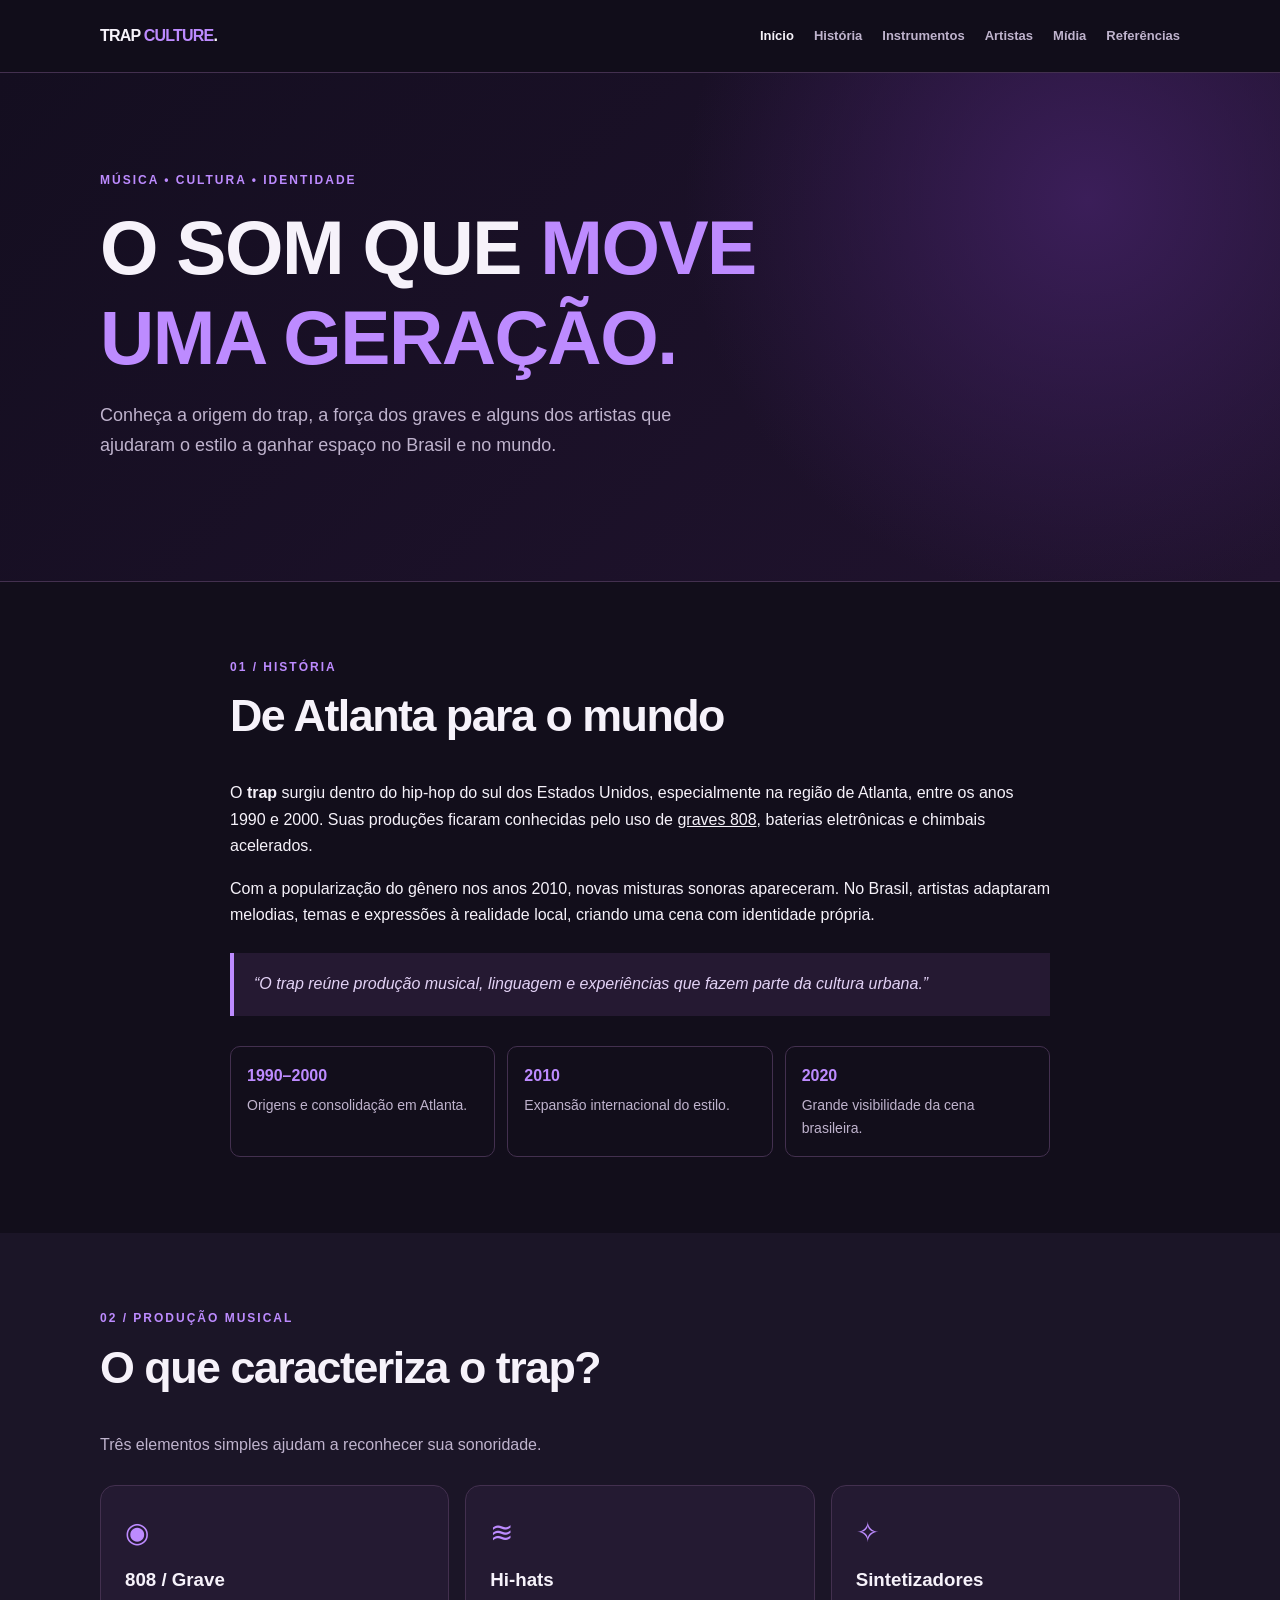
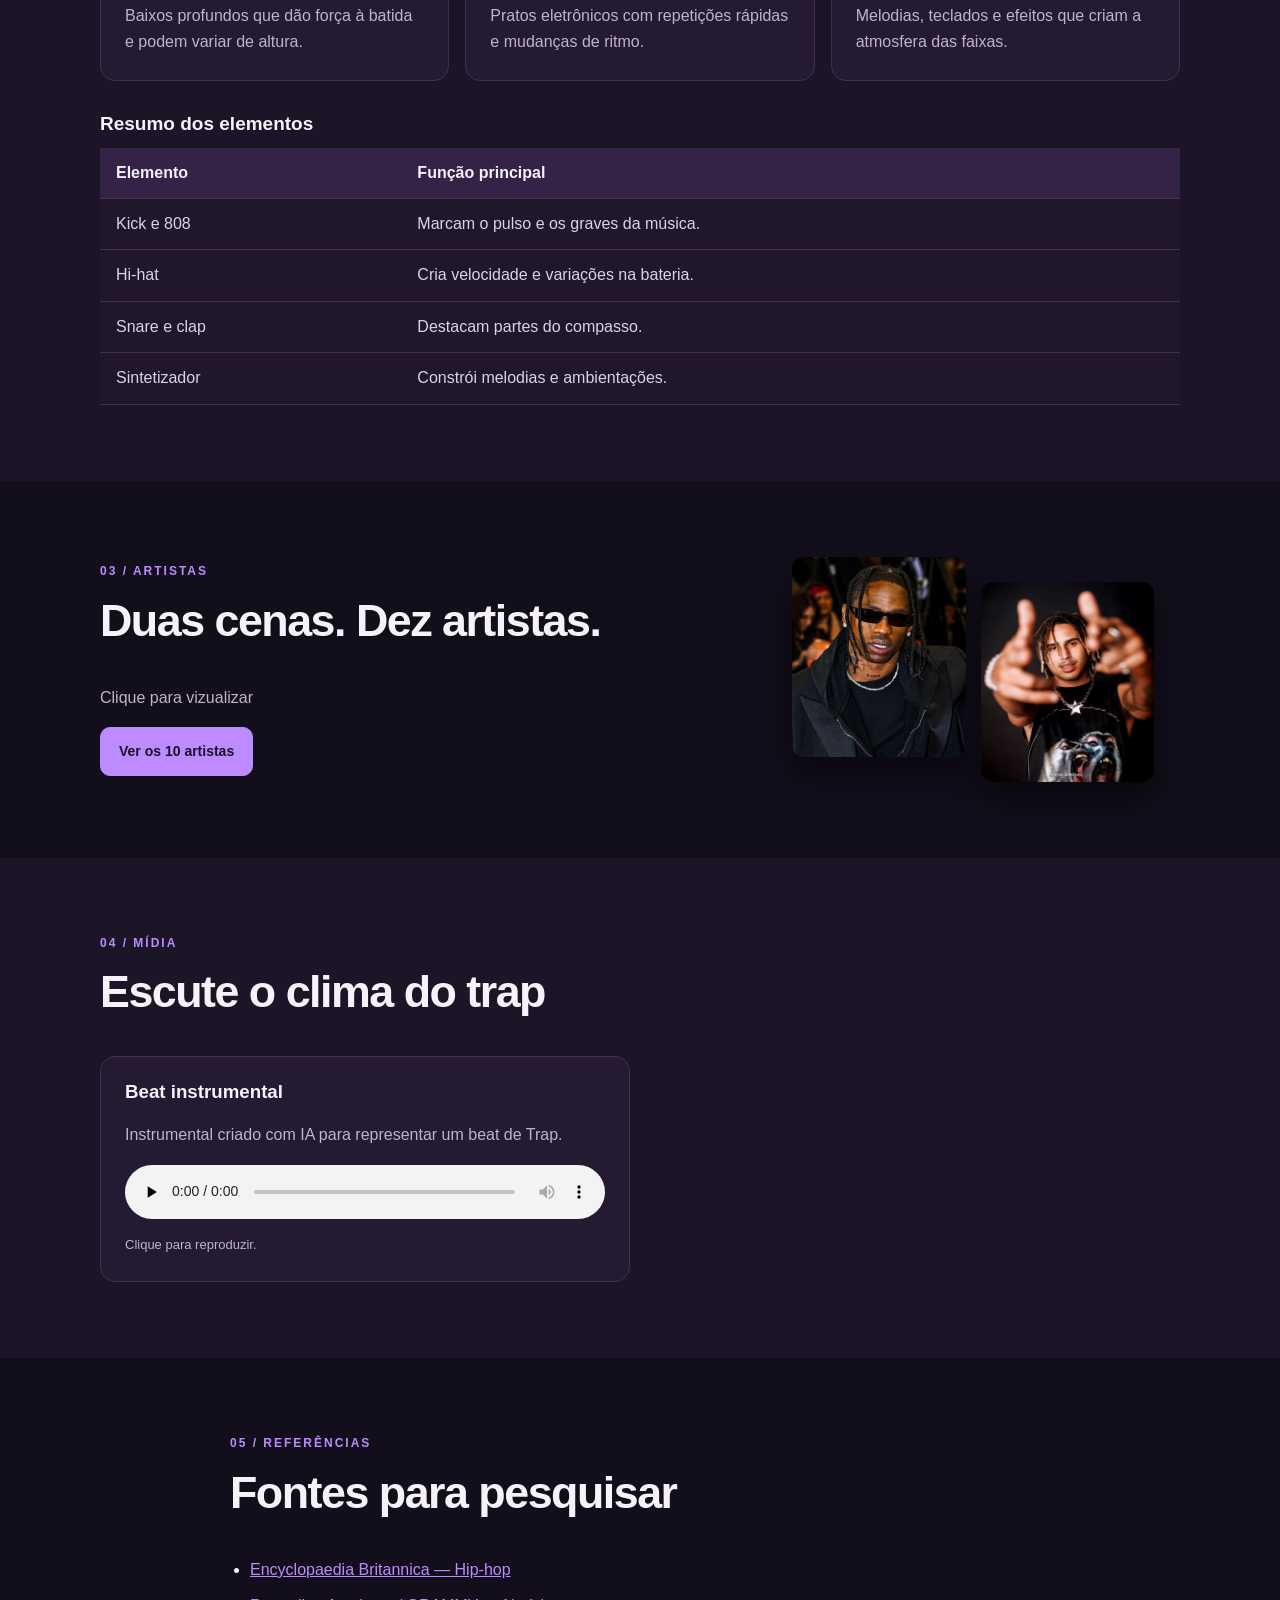
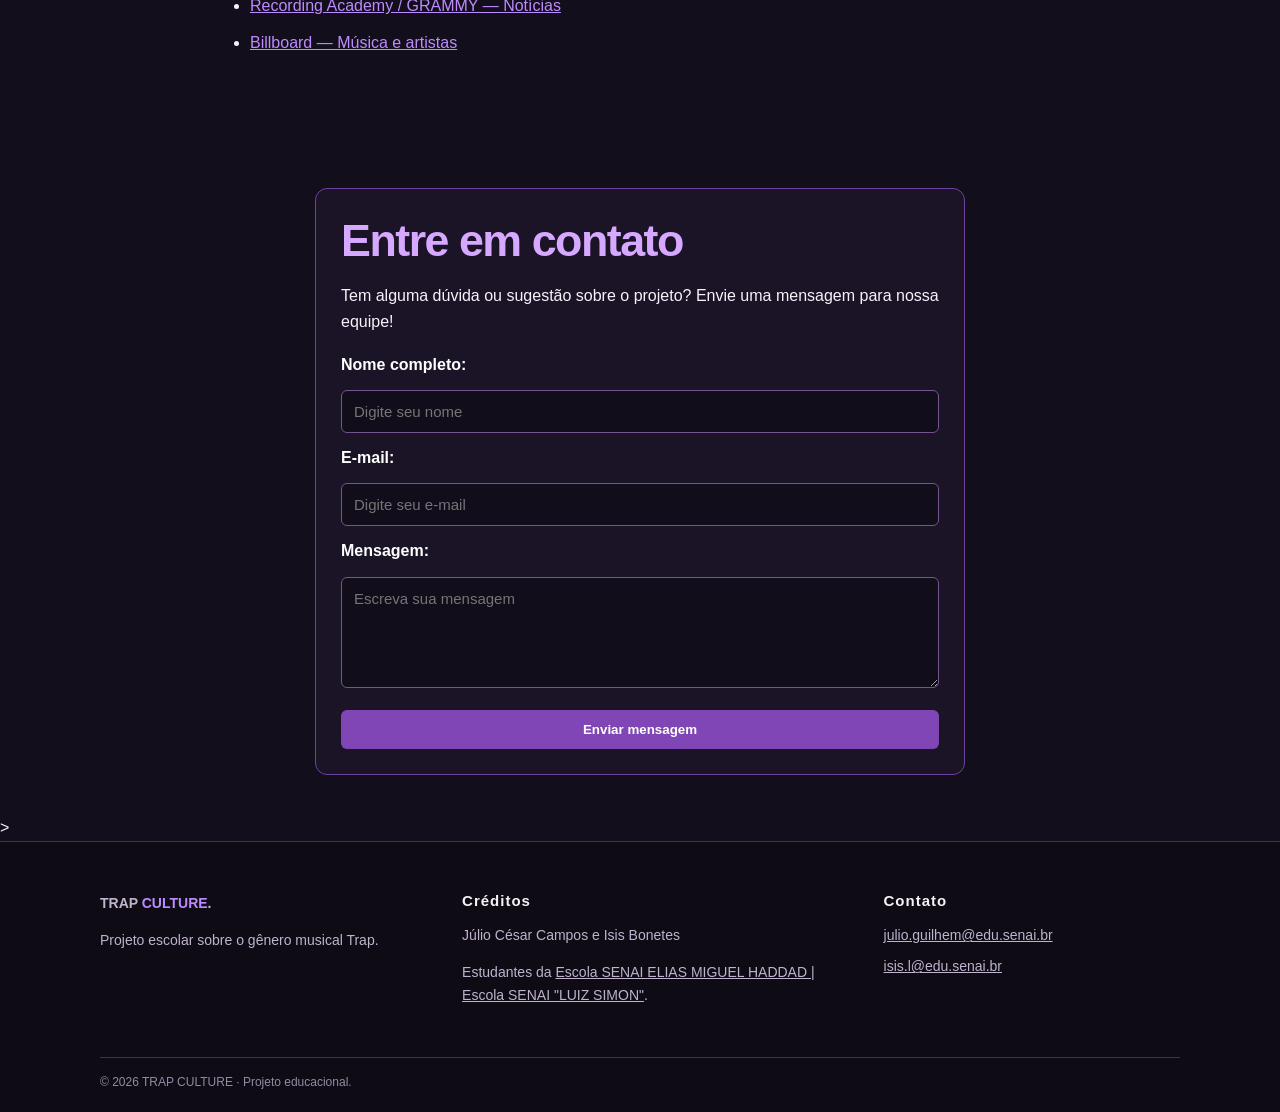
<file: index.html>
<!DOCTYPE html>
<html lang="pt-BR">
<head>
    <meta charset="UTF-8">
    <meta name="viewport" content="width=device-width, initial-scale=1.0">
    <meta name="description" content="História do trap, instrumentos e uma seleção de artistas nacionais e internacionais.">
    <meta name="theme-color" content="#120e1b">
    <title>Início | TRAP CULTURE</title>


    <link rel="stylesheet" href="css/style.css">
</head>
<body>
    
    <a class="skip-link" href="#conteudo">Pular para o conteúdo principal</a>
    
    <header class="site-header">
        <div class="container header-inner">
            <a class="logo" href="index.html" aria-label="TRAP CULTURE, página inicial">TRAP <span>CULTURE</span><span class="logo-dot">.</span></a>
            <nav class="desktop-nav" aria-label="Navegação principal">
                <a href="index.html" aria-current="page">Início</a>
                <a href="index.html#historia">História</a>
                <a href="index.html#instrumentos">Instrumentos</a>
                <a href="artistas.html">Artistas</a>
                <a href="index.html#midia">Mídia</a>
                <a href="index.html#referencias">Referências</a>
            </nav>

            <details class="mobile-menu">
                <summary aria-label="Abrir menu de navegação">☰ Menu</summary>
                <nav aria-label="Navegação para celular">
                <a href="index.html" aria-current="page">Início</a>
                <a href="index.html#historia">História</a>
                <a href="index.html#instrumentos">Instrumentos</a>
                <a href="artistas.html">Artistas</a>
                <a href="index.html#midia">Mídia</a>
                <a href="index.html#referencias">Referências</a>
                </nav>
            </details>
        </div>
    </header>

    <main id="conteudo">
      
        <section class="hero" id="inicio">
            <div class="container hero-inner">
                <p class="eyebrow">MÚSICA • CULTURA • IDENTIDADE</p>
                <h1>O SOM QUE <span>MOVE UMA GERAÇÃO.</span></h1>
                <p class="hero-text">Conheça a origem do trap, a força dos graves e alguns dos artistas que ajudaram o estilo a ganhar espaço no Brasil e no mundo.</p>
            </div>
        </section>


        <section class="section" id="historia">
            <div class="container narrow">
                <p class="section-label">01 / HISTÓRIA</p>
                <h2>De Atlanta para o mundo</h2>
                <p>O <strong>trap</strong> surgiu dentro do hip-hop do sul dos Estados Unidos, especialmente na região de Atlanta, entre os anos 1990 e 2000. Suas produções ficaram conhecidas pelo uso de <u>graves 808</u>, baterias eletrônicas e chimbais acelerados.</p>
                <p>Com a popularização do gênero nos anos 2010, novas misturas sonoras apareceram. No Brasil, artistas adaptaram melodias, temas e expressões à realidade local, criando uma cena com identidade própria.</p>
                <blockquote>“O trap reúne produção musical, linguagem e experiências que fazem parte da cultura urbana.”</blockquote>
                <div class="timeline" aria-label="Resumo da evolução do trap">
                    <div><strong>1990–2000</strong><span>Origens e consolidação em Atlanta.</span></div>
                    <div><strong>2010</strong><span>Expansão internacional do estilo.</span></div>
                    <div><strong>2020</strong><span>Grande visibilidade da cena brasileira.</span></div>
                </div>
            </div>
        </section>

       
        <section class="section section-alt" id="instrumentos">
            <div class="container">
                <p class="section-label">02 / PRODUÇÃO MUSICAL</p>
                <h2>O que caracteriza o trap?</h2>
                <p class="section-intro">Três elementos simples ajudam a reconhecer sua sonoridade.</p>
                <div class="feature-grid">
                    <article class="feature-card">
                        <span class="feature-icon" aria-hidden="true">◉</span>
                        <h3>808 / Grave</h3>
                        <p>Baixos profundos que dão força à batida e podem variar de altura.</p>
                    </article>
                    <article class="feature-card">
                        <span class="feature-icon" aria-hidden="true">≋</span>
                        <h3>Hi-hats</h3>
                        <p>Pratos eletrônicos com repetições rápidas e mudanças de ritmo.</p>
                    </article>
                    <article class="feature-card">
                        <span class="feature-icon" aria-hidden="true">✧</span>
                        <h3>Sintetizadores</h3>
                        <p>Melodias, teclados e efeitos que criam a atmosfera das faixas.</p>
                    </article>
                </div>
                <h3 class="minor-heading">Resumo dos elementos</h3>
                <div class="table-scroll">
                    <table>
                        <thead>
                            <tr><th scope="col">Elemento</th><th scope="col">Função principal</th></tr>
                        </thead>
                        <tbody>
                            <tr><td>Kick e 808</td><td>Marcam o pulso e os graves da música.</td></tr>
                            <tr><td>Hi-hat</td><td>Cria velocidade e variações na bateria.</td></tr>
                            <tr><td>Snare e clap</td><td>Destacam partes do compasso.</td></tr>
                            <tr><td>Sintetizador</td><td>Constrói melodias e ambientações.</td></tr>
                        </tbody>
                    </table>
                </div>
            </div>
        </section>

        
        <section class="section" id="artistas">
            <div class="container split-callout">
                <div>
                    <p class="section-label">03 / ARTISTAS</p>
                    <h2>Duas cenas. Dez artistas.</h2>
                    <p>Clique para vizualizar</p>
                    <a class="button primary" href="artistas.html">Ver os 10 artistas</a>
                </div>
                <div class="artist-preview" aria-label="Exemplos de artistas apresentados no site">
                    <img src="artistas/travis-scott/travis-scottcapa.webp" alt="Arte tipográfica ilustrativa de Travis Scott" width="160" height="200" loading="lazy">
                    <img src="artistas/matue/matuecapa.webp" alt="Arte tipográfica ilustrativa de Matuê" width="160" height="200" loading="lazy">
                </div>
            </div>
        </section>


        <section class="section section-alt" id="midia">
            <div class="container">
                <p class="section-label">04 / MÍDIA</p>
                <h2>Escute o clima do trap</h2>
                <div class="media-grid">
                    <article class="media-card">
                        <h3>Beat instrumental</h3>
                        <p>Instrumental criado com IA para representar um beat de Trap.</p>
                        <audio controls loop preload="none" aria-label="Beat instrumental de trap">
                            <source src="audio/beat-trap-baixo.mp3" type="audio/mpeg">
                        </audio>
                        <small>Clique para reproduzir.</small>
                    </article>
                </div>
            </div>
        </section>


        <section class="section" id="referencias">
            <div class="container narrow">
                <p class="section-label">05 / REFERÊNCIAS</p>
                <h2>Fontes para pesquisar</h2>
                <ul class="source-list">
                    <li><a href="https://www.britannica.com/art/hip-hop" target="_blank" rel="noopener noreferrer">Encyclopaedia Britannica — Hip-hop</a></li>
                    <li><a href="https://www.grammy.com/news" target="_blank" rel="noopener noreferrer">Recording Academy / GRAMMY — Notícias</a></li>
                    <li><a href="https://www.billboard.com/" target="_blank" rel="noopener noreferrer">Billboard — Música e artistas</a></li>
                </ul>

            </div>
        </section>


<!-- Seção do formulário de contato -->
<section id="contato" class="contato">

    <h2>Entre em contato</h2>

    <p>
        Tem alguma dúvida ou sugestão sobre o projeto?
        Envie uma mensagem para nossa equipe!
    </p>

    <!-- Formulário de contato -->
    <form
        action="mailto:julio.guilhem@edu.senai.br"
        method="post"
        enctype="text/plain"
    >

        <!-- Campo para o nome -->
        <label for="nome">Nome completo:</label>

        <input
            type="text"
            id="nome"
            name="Nome"
            placeholder="Digite seu nome"
            autocomplete="name"
            required
        >

        <!-- Campo para o e-mail -->
        <label for="email">E-mail:</label>

        <input
            type="email"
            id="email"
            name="Email"
            placeholder="Digite seu e-mail"
            autocomplete="email"
            required
        >

        <!-- Campo para a mensagem -->
        <label for="mensagem">Mensagem:</label>

        <textarea
            id="mensagem"
            name="Mensagem"
            rows="5"
            placeholder="Escreva sua mensagem"
            required
        ></textarea>

        <!-- Botão para enviar -->
        <button type="submit">
            Enviar mensagem
        </button>

    </form>

</section>


    </main>

>
    <footer class="site-footer" id="contato">
        <div class="container footer-grid">
            <div>
                <p class="footer-logo">TRAP <span>CULTURE</span>.</p>
                <p>Projeto escolar sobre o gênero musical Trap.</p>
            </div>
            <div>
                <h2>Créditos</h2>
                <p>Júlio César Campos e Isis Bonetes</p>
                <p>Estudantes da <a href="https://jacarei.sp.senai.br/" target="_blank" rel="noopener noreferrer">Escola SENAI ELIAS MIGUEL HADDAD | Escola SENAI &quot;LUIZ SIMON&quot;</a>.</p>
            </div>
            <div>
                <h2>Contato</h2>
                <a href="mailto:julio.guilhem@edu.senai.br">julio.guilhem@edu.senai.br</a>
                <a href="mailto:isis.l@edu.senai.br">isis.l@edu.senai.br</a>
            </div>
        </div>
        <div class="container footer-bottom">© 2026 TRAP CULTURE · Projeto educacional.</div>
    </footer>
</body>
</html>
</file>
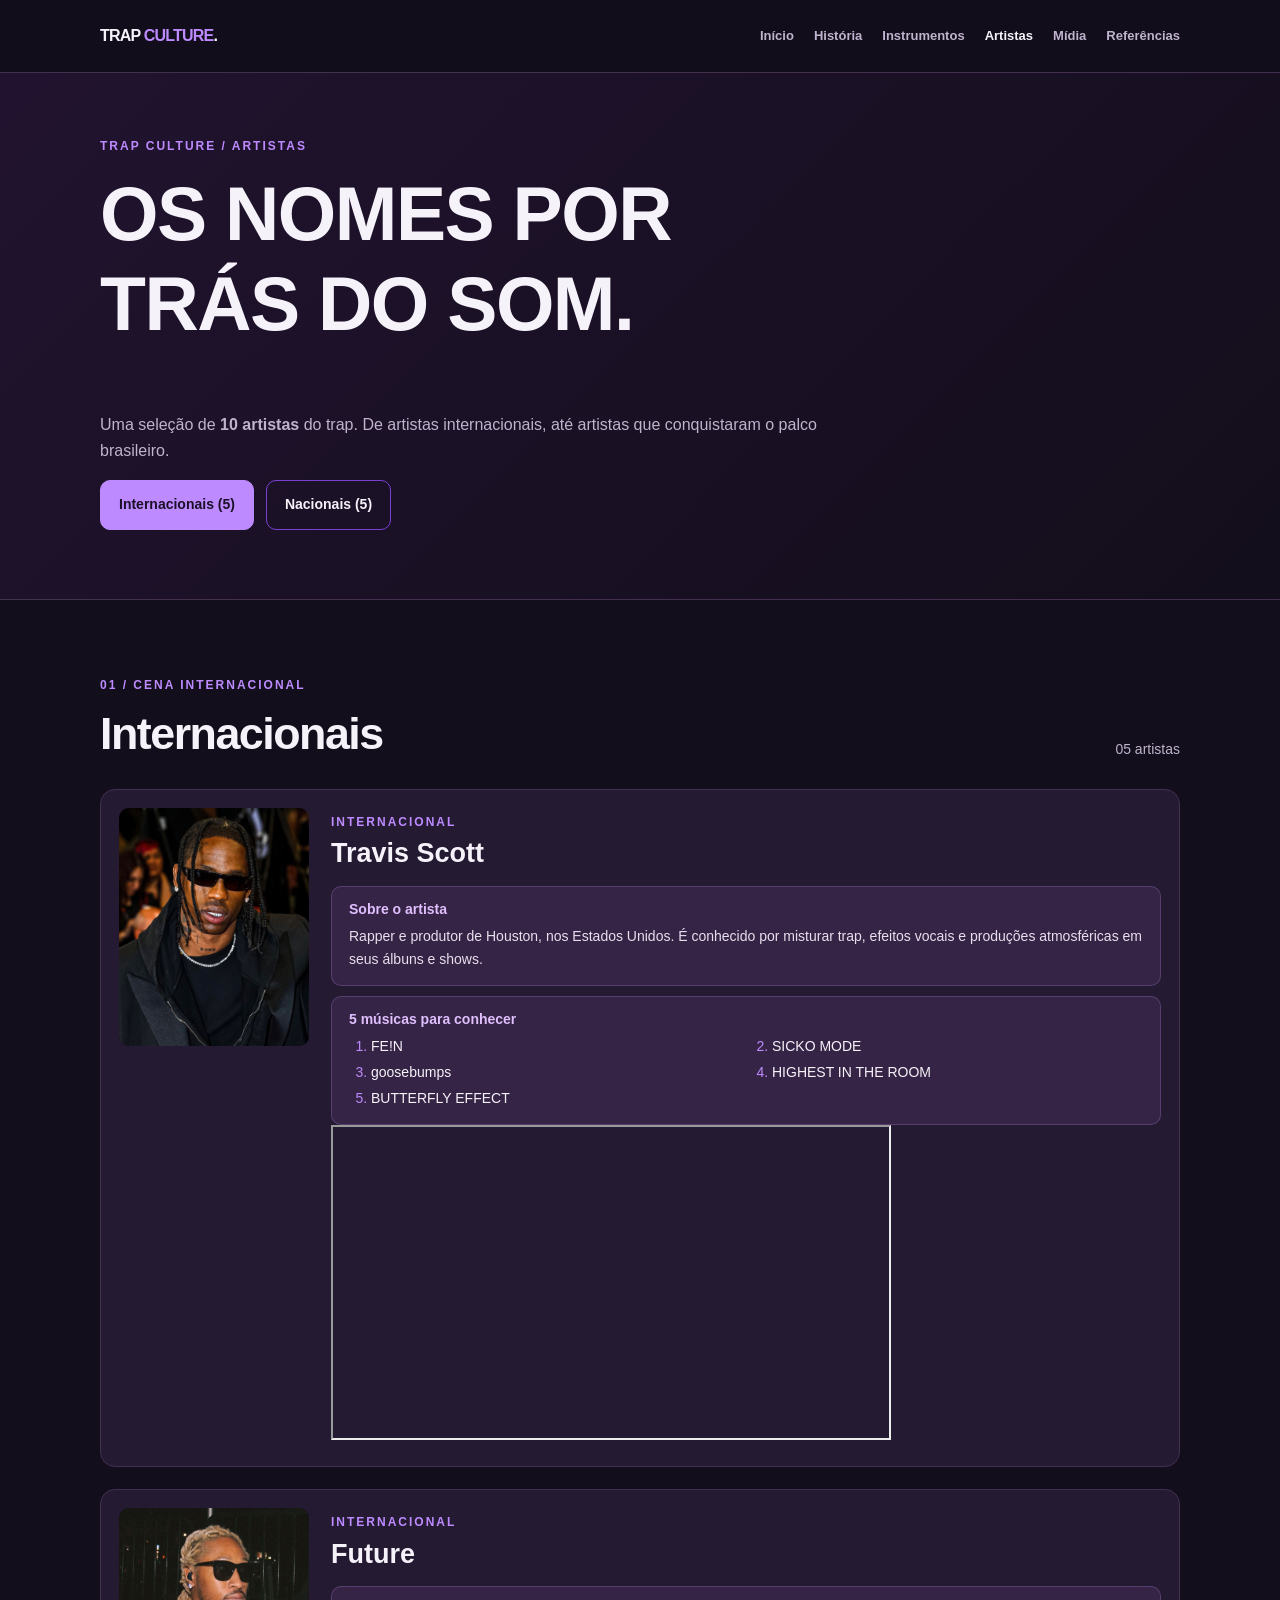
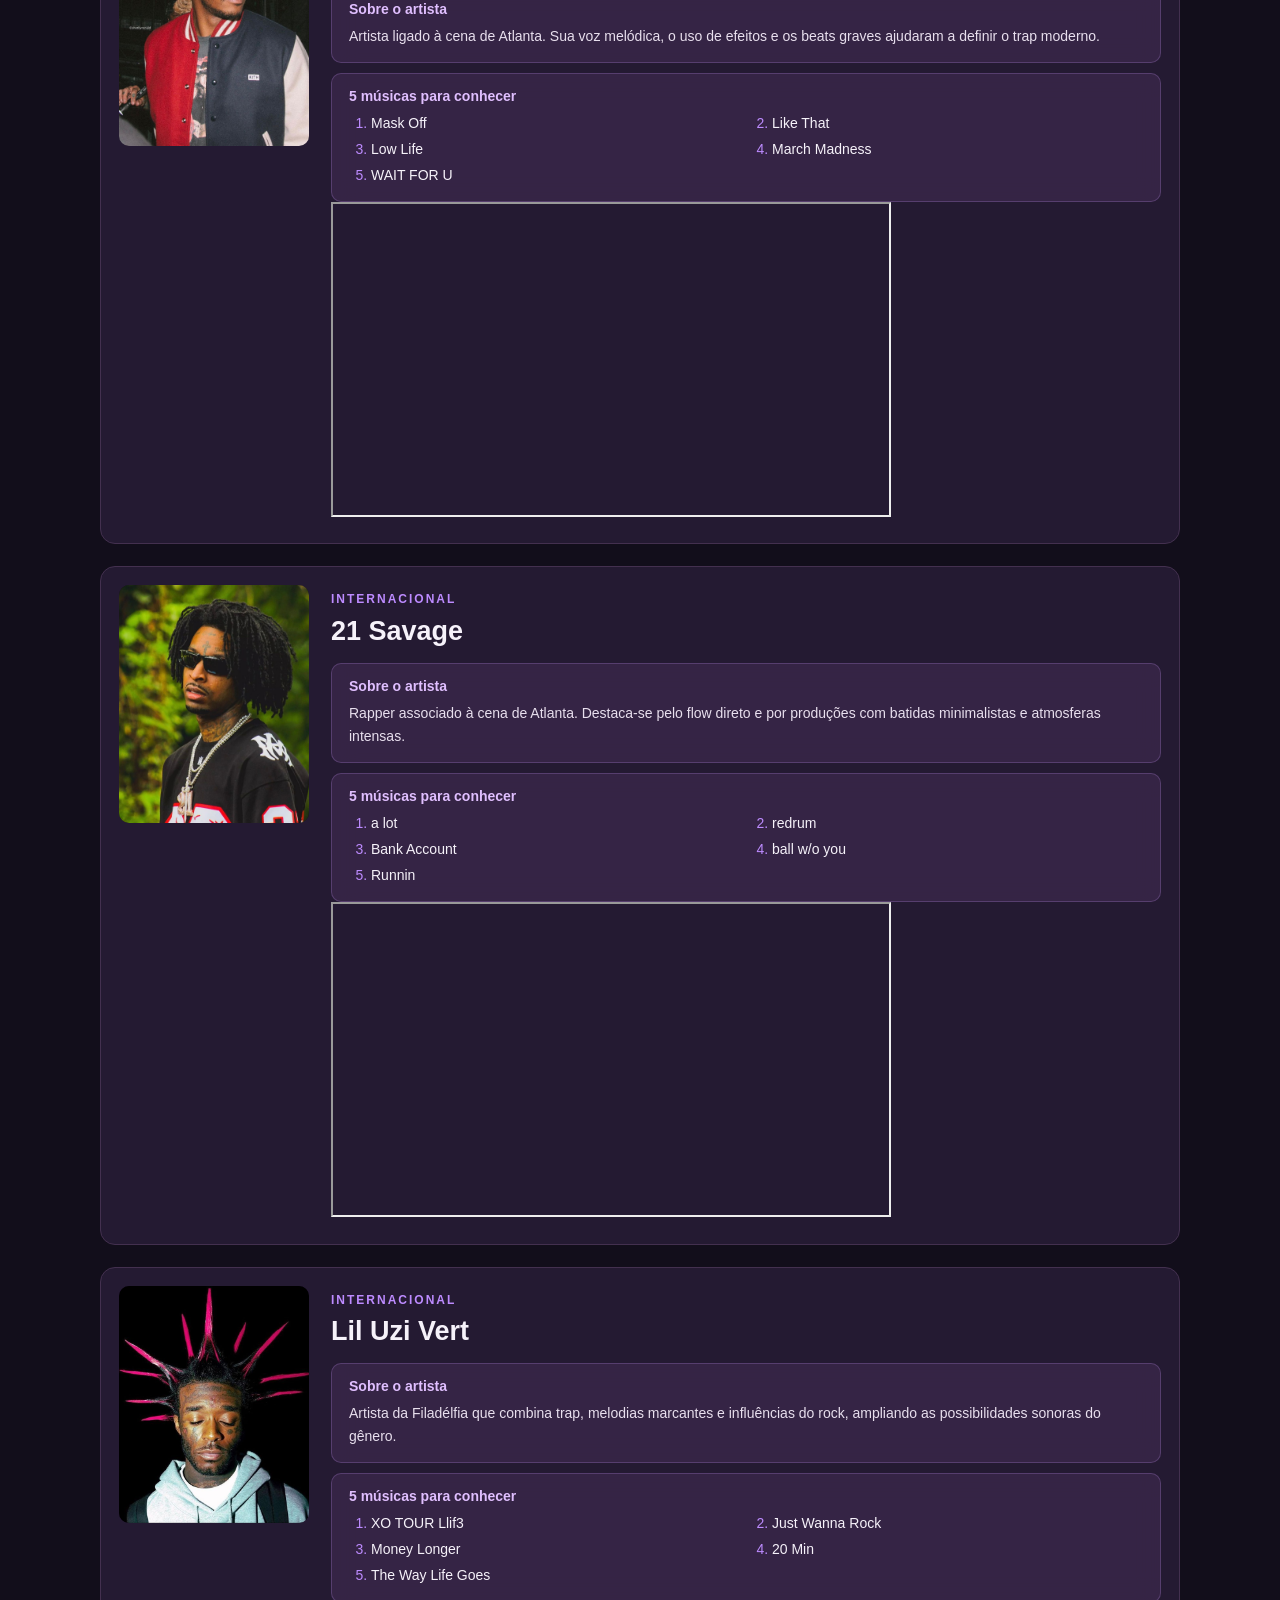
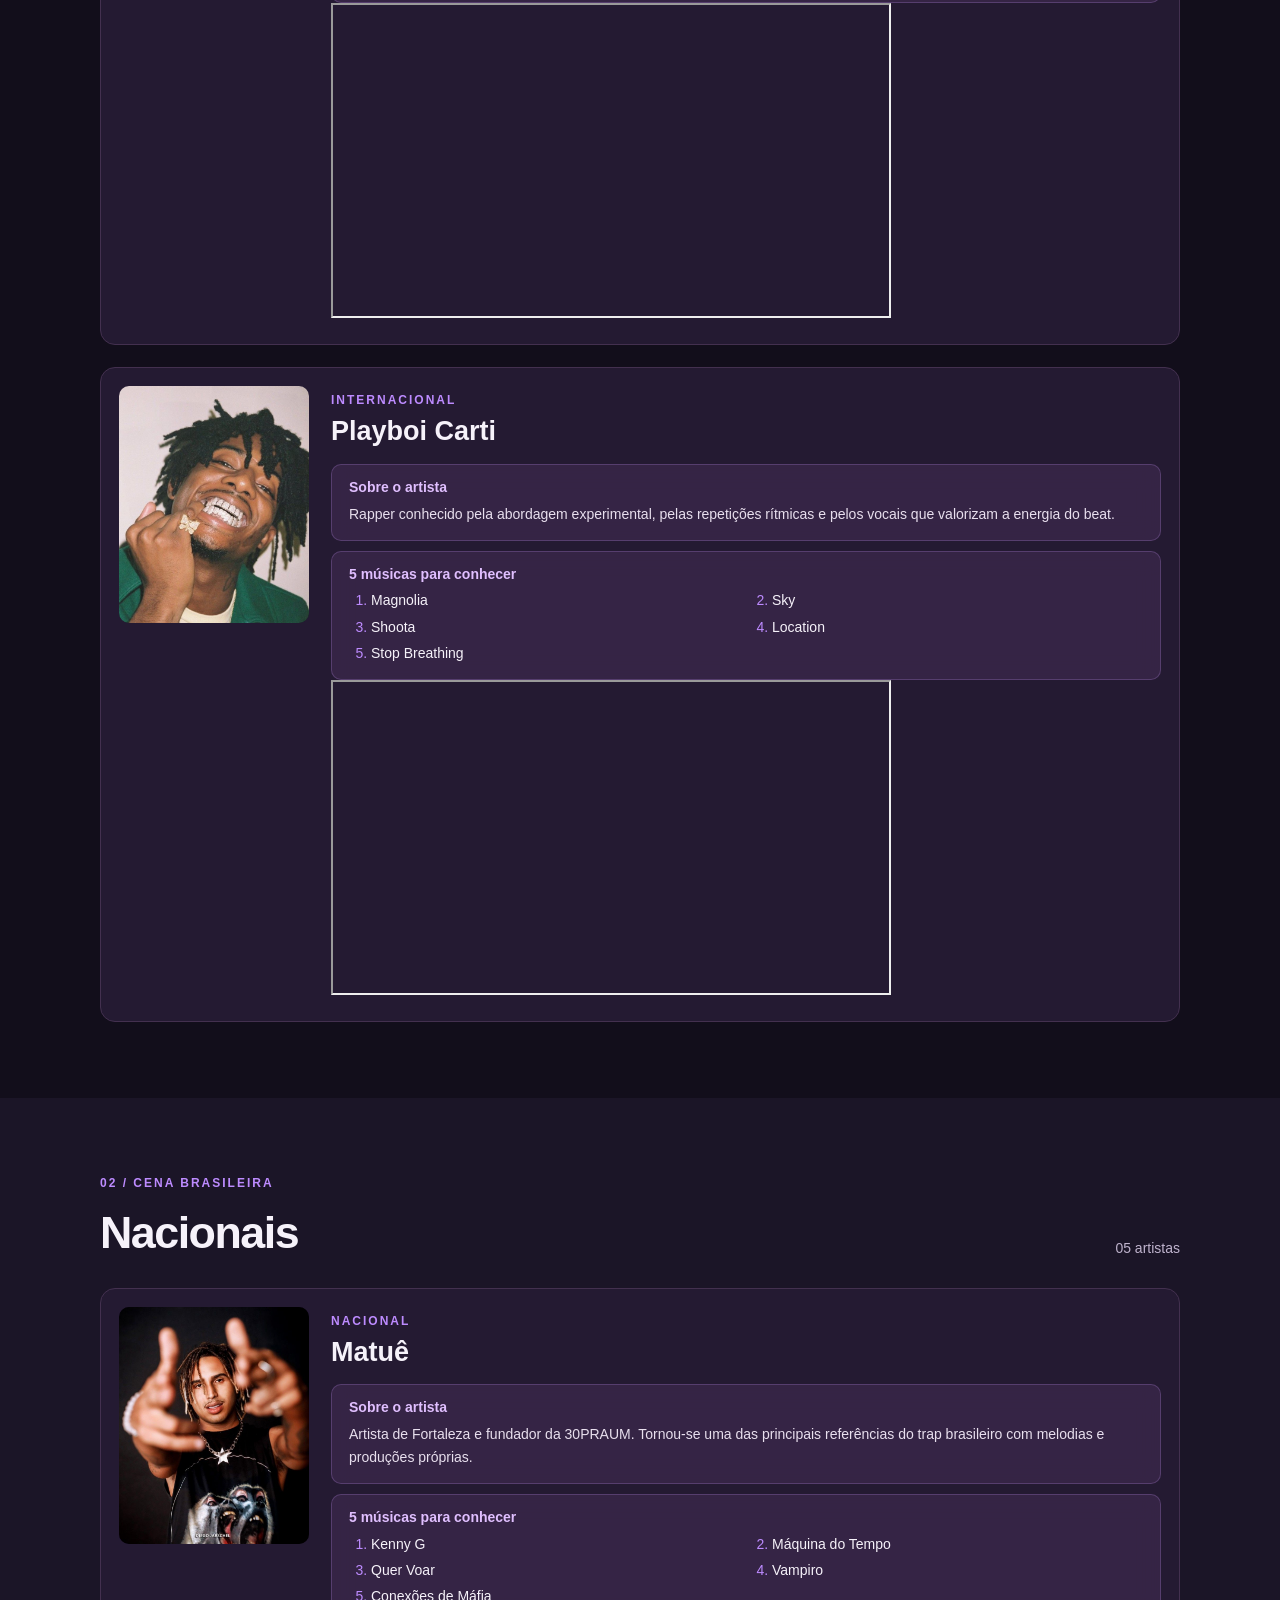
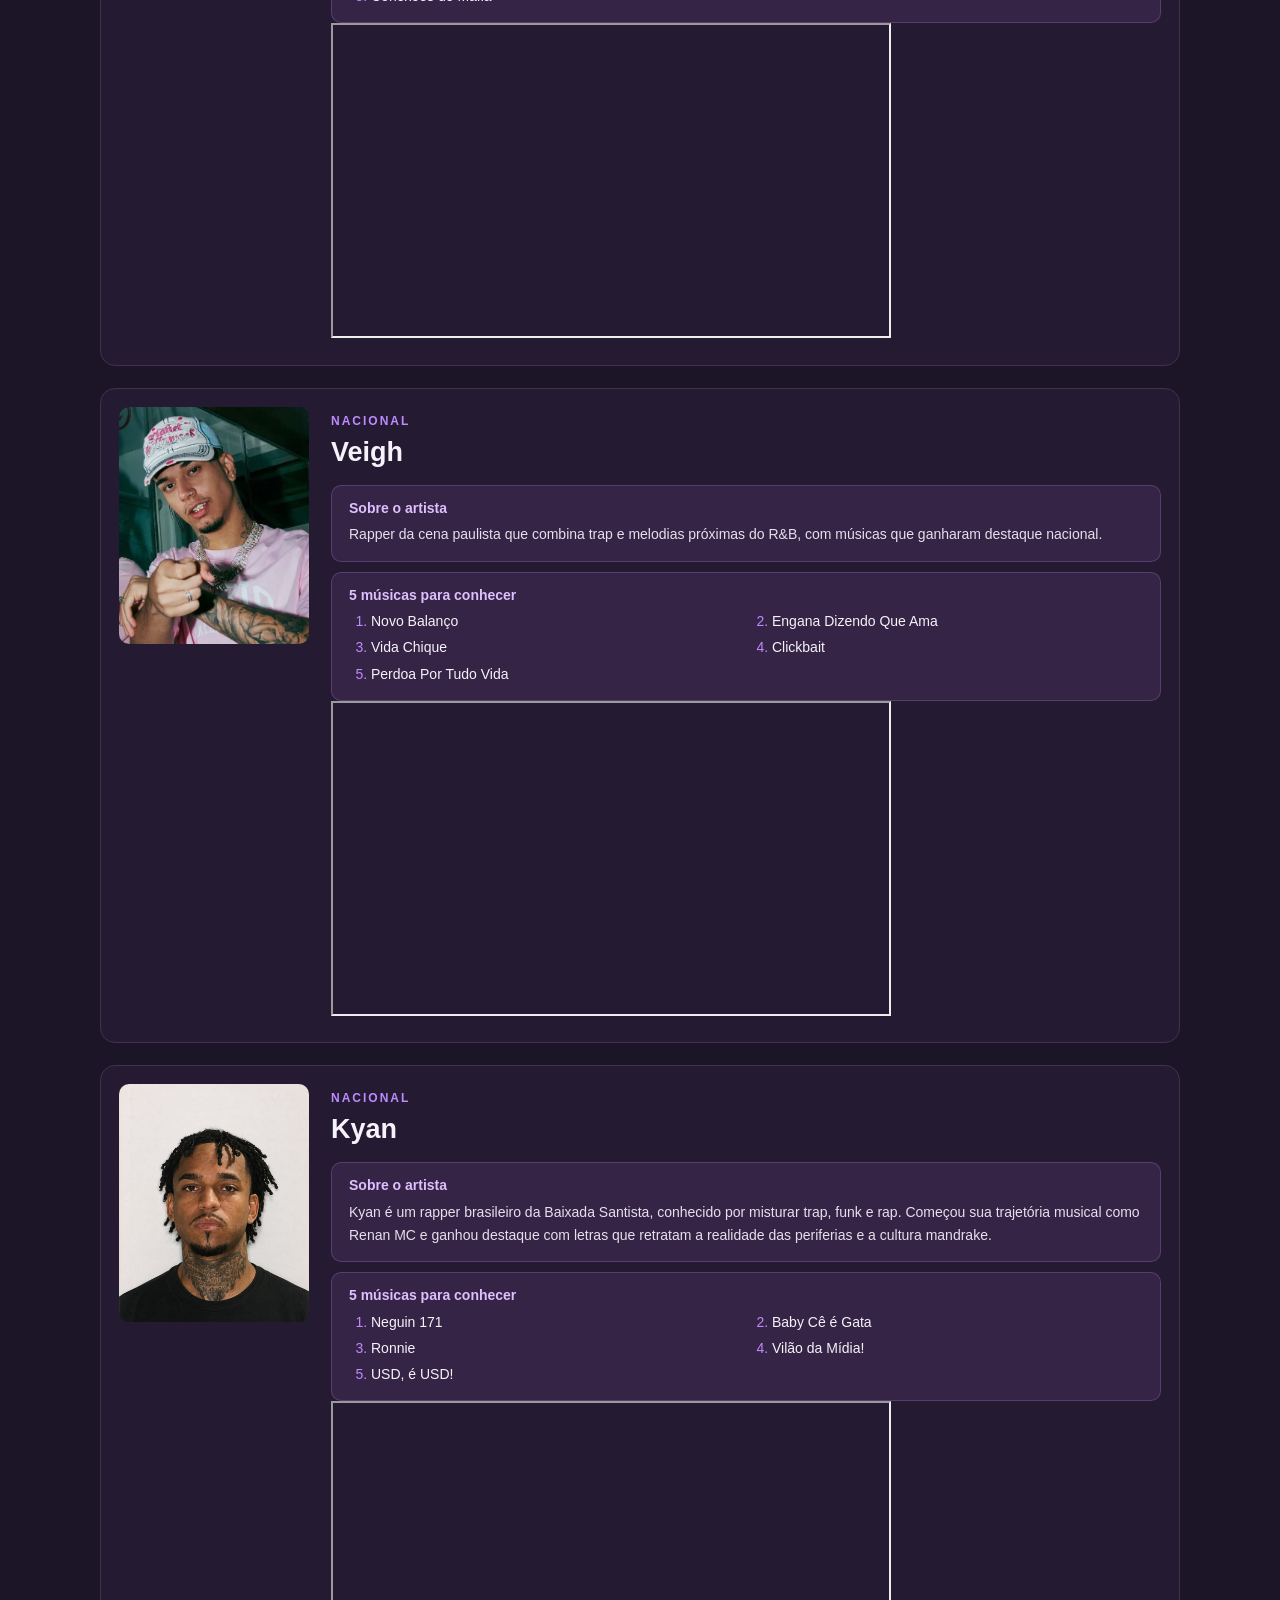
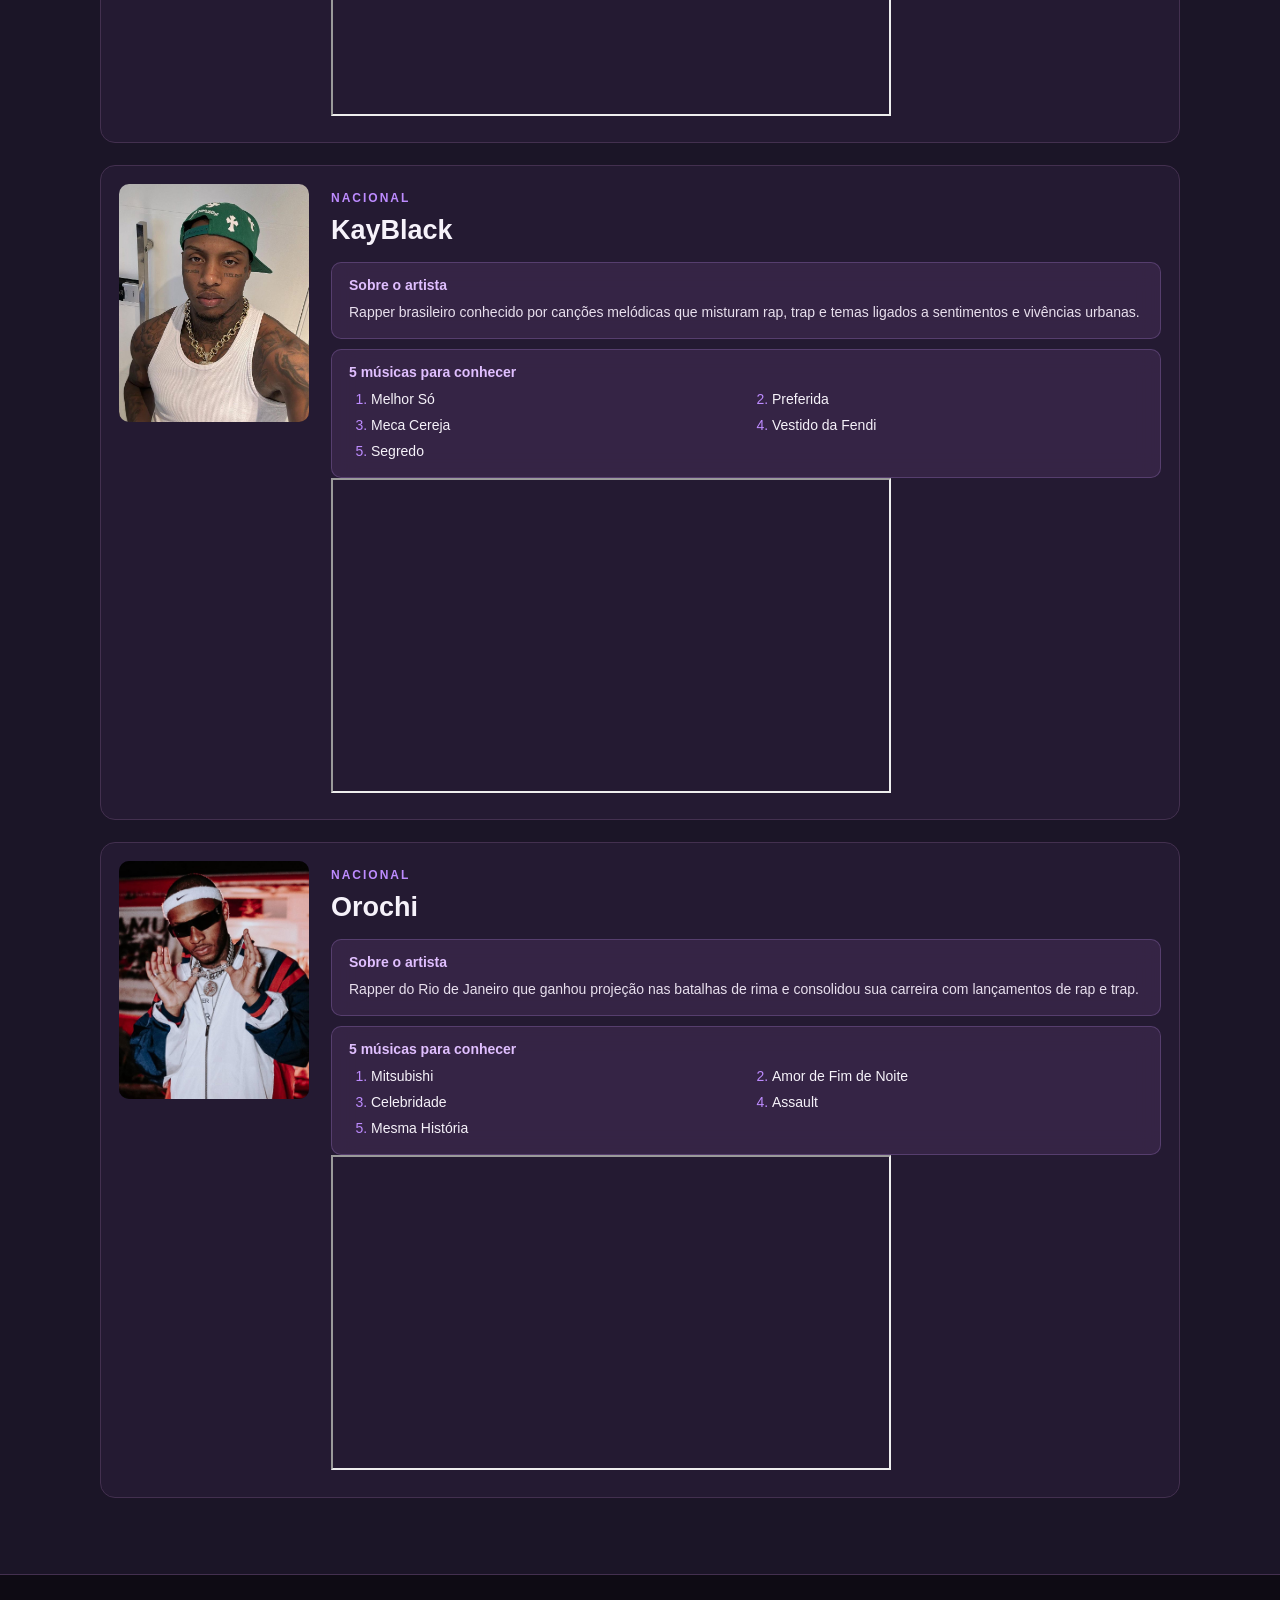
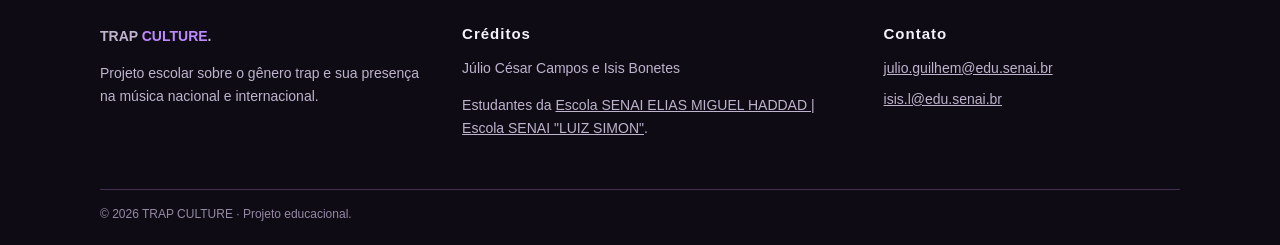
<file: artistas.html>
<!DOCTYPE html>
<html lang="pt-BR">
<head>
    <meta charset="UTF-8">
    <meta name="viewport" content="width=device-width, initial-scale=1.0">
    <meta name="description" content="Cinco artistas internacionais e cinco brasileiros, com biografias e músicas de destaque.">
    <meta name="theme-color" content="#120e1b">
    <title>Artistas | TRAP CULTURE</title>


    <link rel="stylesheet" href="css/style.css">
</head>
<body>

    <header class="site-header">
        <div class="container header-inner">
            <a class="logo" href="index.html" aria-label="TRAP CULTURE, página inicial">TRAP <span>CULTURE</span><span class="logo-dot">.</span></a>
            <nav class="desktop-nav" aria-label="Navegação principal">
                <a href="index.html">Início</a>
                <a href="index.html#historia">História</a>
                <a href="index.html#instrumentos">Instrumentos</a>
                <a href="artistas.html" aria-current="page">Artistas</a>
                <a href="index.html#midia">Mídia</a>
                <a href="index.html#referencias">Referências</a>
            </nav>

            <details class="mobile-menu">
                <summary aria-label="Abrir menu de navegação">☰ Menu</summary>
                <nav aria-label="Navegação para celular">
                <a href="index.html">Início</a>
                <a href="index.html#historia">História</a>
                <a href="index.html#instrumentos">Instrumentos</a>
                <a href="artistas.html" aria-current="page">Artistas</a>
                <a href="index.html#midia">Mídia</a>
                <a href="index.html#referencias">Referências</a>
                </nav>
            </details>
        </div>
    </header>

    <main id="conteudo">

        <section class="artists-heading">
            <div class="container">
                <p class="eyebrow">TRAP CULTURE / ARTISTAS</p>
                <h1>OS NOMES POR TRÁS DO SOM.</h1>
                <p>Uma seleção de <strong>10 artistas</strong> do trap. De artistas internacionais, até artistas que conquistaram o palco brasileiro.</p>
                <nav class="category-links" aria-label="Categorias dos artistas">
                    <a class="button primary" href="#internacionais">Internacionais (5)</a>
                    <a class="button secondary" href="#nacionais">Nacionais (5)</a>
                </nav>
            </div>
        </section>

   
        <section class="section" id="internacionais">
            <div class="container">
                <div class="section-heading-row">
                    <div>
                        <p class="section-label">01 / CENA INTERNACIONAL</p>
                        <h2>Internacionais</h2>
                    </div>
                    <span class="count-label">05 artistas</span>
                </div>
                <div class="artist-list">
   
            <article class="artist-card" id="travis-scott">

                <div class="artist-art" tabindex="0" aria-label="Artes ilustrativas de Travis Scott; passe o mouse ou use o foco para alternar">
                    <img class="portrait" src="artistas/travis-scott/travis-scottcapa.webp" alt="Arte com o nome de Travis Scott" width="170" height="213" loading="lazy">
                    <img class="album" src="artistas/travis-scott/travis-scottalbum.webp" alt="" width="170" height="213" loading="lazy">
                </div>

                <div class="artist-body">
                    <div class="artist-title">
                        <div>
                            <span class="artist-type">Internacional</span>
                            <h3>Travis Scott</h3>
                        </div>
                    </div>


                    <div class="artist-panels">
                        <section class="glass-panel">
                            <h4>Sobre o artista</h4>
                            <p>Rapper e produtor de Houston, nos Estados Unidos. É conhecido por misturar trap, efeitos vocais e produções atmosféricas em seus álbuns e shows.</p>
                        </section>
                        <section class="glass-panel songs-panel">
                            <h4>5 músicas para conhecer</h4>
                            <ol>
                            <li>FE!N</li>
                            <li>SICKO MODE</li>
                            <li>goosebumps</li>
                            <li>HIGHEST IN THE ROOM</li>
                            <li>BUTTERFLY EFFECT</li>
                            </ol>
                        </section>
                    </div>

                    

<iframe
    width="560"
    height="315"
    src="https://www.youtube.com/embed/Dst9gZkq1a8?si=KnBDamtstEuJC3BC"
    title="Videoclipe oficial"
    loading="lazy"
    referrerpolicy="strict-origin-when-cross-origin":
    allowfullscreen>
</iframe>


                </div>
            </article>


            <article class="artist-card" id="future">

                <div class="artist-art" tabindex="0" aria-label="Artes ilustrativas de Future; passe o mouse ou use o foco para alternar">
                    <img class="portrait" src="artistas/future/futurecapa.webp" alt="Arte com o nome de Future" width="170" height="213" loading="lazy">
                    <img class="album" src="artistas/future/futurealbum.webp" alt="" width="170" height="213" loading="lazy">
                </div>

                <div class="artist-body">
                    <div class="artist-title">
                        <div>
                            <span class="artist-type">Internacional</span>
                            <h3>Future</h3>
                        </div>
                     </div>


                    <div class="artist-panels">
                        <section class="glass-panel">
                            <h4>Sobre o artista</h4>
                            <p>Artista ligado à cena de Atlanta. Sua voz melódica, o uso de efeitos e os beats graves ajudaram a definir o trap moderno.</p>
                        </section>
                        <section class="glass-panel songs-panel">
                            <h4>5 músicas para conhecer</h4>
                            <ol>
                            <li>Mask Off</li>
                            <li>Like That</li>
                            <li>Low Life</li>
                            <li>March Madness</li>
                            <li>WAIT FOR U</li>
                            </ol>
                        </section>
                    </div>

<iframe
    width="560"
    height="315"
    src="https://www.youtube.com/embed/Y2QpQP8wPG8?si=x3lOFxI9DRDfQ-7T"
    title="Videoclipe oficial"
    loading="lazy"
    referrerpolicy="strict-origin-when-cross-origin":
    allowfullscreen>
</iframe>

                </div>
            </article>


            <article class="artist-card" id="21-savage">

                <div class="artist-art" tabindex="0" aria-label="Artes ilustrativas de 21 Savage; passe o mouse ou use o foco para alternar">
                    <img class="portrait" src="artistas/21-savage/21-savagecapa.webp" alt="Arte com o nome de 21 Savage" width="170" height="213" loading="lazy">
                    <img class="album" src="artistas/21-savage/21-savagealbum.webp" alt="" width="170" height="213" loading="lazy">
                </div>

                <div class="artist-body">
                    <div class="artist-title">
                        <div>
                            <span class="artist-type">Internacional</span>
                            <h3>21 Savage</h3>
                        </div>
                        </div>


                    <div class="artist-panels">
                        <section class="glass-panel">
                            <h4>Sobre o artista</h4>
                            <p>Rapper associado à cena de Atlanta. Destaca-se pelo flow direto e por produções com batidas minimalistas e atmosferas intensas.</p>
                        </section>
                        <section class="glass-panel songs-panel">
                            <h4>5 músicas para conhecer</h4>
                            <ol>
                            <li>a lot</li>
                            <li>redrum</li>
                            <li>Bank Account</li>
                            <li>ball w/o you</li>
                            <li>Runnin</li>
                            </ol>
                        </section>
                    </div>

<iframe
    width="560"
    height="315"
    src="https://www.youtube.com/embed/H1KBHFXm2Bg?si=WUAAc7NHAnYWZIIN"
    title="Videoclipe oficial"
    loading="lazy"
    referrerpolicy="strict-origin-when-cross-origin":
    allowfullscreen>
</iframe>

                </div>
            </article>


            <article class="artist-card" id="lil-uzi-vert">

                <div class="artist-art" tabindex="0" aria-label="Artes ilustrativas de Lil Uzi Vert; passe o mouse ou use o foco para alternar">
                    <img class="portrait" src="artistas/lil-uzi-vert/lil-uzi-vertcapa.webp" alt="Arte com o nome de Lil Uzi Vert" width="170" height="213" loading="lazy">
                    <img class="album" src="artistas/lil-uzi-vert/lil-uzi-vertalbum.webp" alt="" width="170" height="213" loading="lazy">
                </div>

                <div class="artist-body">
                    <div class="artist-title">
                        <div>
                            <span class="artist-type">Internacional</span>
                            <h3>Lil Uzi Vert</h3>
                        </div>
                       </div>


                    <div class="artist-panels">
                        <section class="glass-panel">
                            <h4>Sobre o artista</h4>
                            <p>Artista da Filadélfia que combina trap, melodias marcantes e influências do rock, ampliando as possibilidades sonoras do gênero.</p>
                        </section>
                        <section class="glass-panel songs-panel">
                            <h4>5 músicas para conhecer</h4>
                            <ol>
                            <li>XO TOUR Llif3</li>
                            <li>Just Wanna Rock</li>
                            <li>Money Longer</li>
                            <li>20 Min</li>
                            <li>The Way Life Goes</li>
                            </ol>
                        </section>
                    </div>

<iframe
    width="560"
    height="315"
    src="https://www.youtube.com/embed/WrsFXgQk5UI?si=RV1ze336aNG4HV_L"
    title="Videoclipe oficial"
    loading="lazy"
    referrerpolicy="strict-origin-when-cross-origin":
    allowfullscreen>
</iframe>

                </div>
            </article>


            <article class="artist-card" id="playboi-carti">

                <div class="artist-art" tabindex="0" aria-label="Artes ilustrativas de Playboi Carti; passe o mouse ou use o foco para alternar">
                    <img class="portrait" src="artistas/playboi-carti/playboi-carticapa.webp" alt="Arte com o nome de Playboi Carti" width="170" height="213" loading="lazy">
                    <img class="album" src="artistas/playboi-carti/playboi-cartialbum.webp" alt="" width="170" height="213" loading="lazy">
                </div>

                <div class="artist-body">
                    <div class="artist-title">
                        <div>
                            <span class="artist-type">Internacional</span>
                            <h3>Playboi Carti</h3>
                        </div>
                       </div>


                    <div class="artist-panels">
                        <section class="glass-panel">
                            <h4>Sobre o artista</h4>
                            <p>Rapper conhecido pela abordagem experimental, pelas repetições rítmicas e pelos vocais que valorizam a energia do beat.</p>
                        </section>
                        <section class="glass-panel songs-panel">
                            <h4>5 músicas para conhecer</h4>
                            <ol>
                            <li>Magnolia</li>
                            <li>Sky</li>
                            <li>Shoota</li>
                            <li>Location</li>
                            <li>Stop Breathing</li>
                            </ol>
                        </section>
                    </div>

<iframe
    width="560"
    height="315"
    src="https://www.youtube.com/embed/kiBOOU3fCtU?si=SlhPNo3y7G8wd7iJ"
    title="Videoclipe oficial"
    loading="lazy"
    referrerpolicy="strict-origin-when-cross-origin":
    allowfullscreen>
</iframe>

                </div>
            </article>
                </div>
            </div>
        </section>


        <section class="section section-alt" id="nacionais">
            <div class="container">
                <div class="section-heading-row">
                    <div>
                        <p class="section-label">02 / CENA BRASILEIRA</p>
                        <h2>Nacionais</h2>
                    </div>
                    <span class="count-label">05 artistas</span>
                </div>
                <div class="artist-list">

            <article class="artist-card" id="matue">

                <div class="artist-art" tabindex="0" aria-label="Artes ilustrativas de Matuê; passe o mouse ou use o foco para alternar">
                    <img class="portrait" src="artistas/matue/matuecapa.webp" alt="Arte com o nome de Matuê" width="170" height="213" loading="lazy">
                    <img class="album" src="artistas/matue/matuealbum.webp" alt="" width="170" height="213" loading="lazy">
                </div>

                <div class="artist-body">
                    <div class="artist-title">
                        <div>
                            <span class="artist-type">Nacional</span>
                            <h3>Matuê</h3>
                        </div>
                        </div>


                    <div class="artist-panels">
                        <section class="glass-panel">
                            <h4>Sobre o artista</h4>
                            <p>Artista de Fortaleza e fundador da 30PRAUM. Tornou-se uma das principais referências do trap brasileiro com melodias e produções próprias.</p>
                        </section>
                        <section class="glass-panel songs-panel">
                            <h4>5 músicas para conhecer</h4>
                            <ol>
                            <li>Kenny G</li>
                            <li>Máquina do Tempo</li>
                            <li>Quer Voar</li>
                            <li>Vampiro</li>
                            <li>Conexões de Máfia</li>
                            </ol>
                        </section>
                    </div>

<iframe
    width="560"
    height="315"
    src="https://www.youtube.com/embed/rGHJ0mqean4?si=GIr3DAT9mCj5j4qN"
    title="Videoclipe oficial"
    loading="lazy"
    referrerpolicy="strict-origin-when-cross-origin":
    allowfullscreen>
</iframe>

                </div>
            </article>


            <article class="artist-card" id="veigh">

                <div class="artist-art" tabindex="0" aria-label="Artes ilustrativas de Veigh; passe o mouse ou use o foco para alternar">
                    <img class="portrait" src="artistas/veigh/veighcapa.webp" alt="Arte com o nome de Veigh" width="170" height="213" loading="lazy">
                    <img class="album" src="artistas/veigh/veighalbum.webp" alt="" width="170" height="213" loading="lazy">
                </div>

                <div class="artist-body">
                    <div class="artist-title">
                        <div>
                            <span class="artist-type">Nacional</span>
                            <h3>Veigh</h3>
                        </div>
                        </div>


                    <div class="artist-panels">
                        <section class="glass-panel">
                            <h4>Sobre o artista</h4>
                            <p>Rapper da cena paulista que combina trap e melodias próximas do R&B, com músicas que ganharam destaque nacional.</p>
                        </section>
                        <section class="glass-panel songs-panel">
                            <h4>5 músicas para conhecer</h4>
                            <ol>
                            <li>Novo Balanço</li>
                            <li>Engana Dizendo Que Ama</li>
                            <li>Vida Chique</li>
                            <li>Clickbait</li>
                            <li>Perdoa Por Tudo Vida</li>
                            </ol>
                        </section>
                    </div>

<iframe
    width="560"
    height="315"
    src="https://www.youtube.com/embed/eyb10WuPaME?si=HsOS4bhb3tyDD4gN"
    title="Videoclipe oficial"
    loading="lazy"
    referrerpolicy="strict-origin-when-cross-origin":
    allowfullscreen>
</iframe>

                </div>
            </article>

           

<article class="artist-card" id="kyan">


    <div class="artist-art" tabindex="0"
         aria-label="Imagens de Kyan">


        <img
            class="portrait"
            src="artistas/kyan/kyancapa.webp"
            alt="Foto do Kyan"
            width="170"
            height="213"
            loading="lazy"
        >


        <img
            class="album"
            src="artistas/kyan/kyanalbum.webp"
            alt="Capa de álbum do Kyan"
            width="170"
            height="213"
            loading="lazy"
        >

    </div>


    <div class="artist-body">


        <div class="artist-title">
            <div>
                <span class="artist-type">Nacional</span>
                <h3>Kyan</h3>
            </div>
        </div>


        <div class="artist-panels">


            <section class="glass-panel">
                <h4>Sobre o artista</h4>

                <p>
                    Kyan é um rapper brasileiro da Baixada
                    Santista, conhecido por misturar trap,
                    funk e rap. Começou sua trajetória
                    musical como Renan MC e ganhou destaque
                    com letras que retratam a realidade
                    das periferias e a cultura mandrake.
                </p>
            </section>


            <section class="glass-panel songs-panel">
                <h4>5 músicas para conhecer</h4>

                <ol>
                    <li>Neguin 171</li>
                    <li>Baby Cê é Gata</li>
                    <li>Ronnie</li>
                    <li>Vilão da Mídia!</li>
                    <li>USD, é USD!</li>
                </ol>
            </section>

        </div>

<iframe
    width="560"
    height="315"
    src="https://www.youtube.com/embed/VMGpwZiHI94?si=jxWK1CbgD048iUY4"
    title="Videoclipe oficial"
    loading="lazy"
    referrerpolicy="strict-origin-when-cross-origin":
    allowfullscreen>
</iframe>

    </div>
</article>



            <article class="artist-card" id="kayblack">

                <div class="artist-art" tabindex="0" aria-label="Artes ilustrativas de KayBlack; passe o mouse ou use o foco para alternar">
                    <img class="portrait" src="artistas/kayblack/kayblackcapa.webp" alt="Arte com o nome de KayBlack" width="170" height="213" loading="lazy">
                    <img class="album" src="artistas/kayblack/kayblackalbum.webp" alt="" width="170" height="213" loading="lazy">
                </div>

                <div class="artist-body">
                    <div class="artist-title">
                        <div>
                            <span class="artist-type">Nacional</span>
                            <h3>KayBlack</h3>
                        </div>
                        </div>


                    <div class="artist-panels">
                        <section class="glass-panel">
                            <h4>Sobre o artista</h4>
                            <p>Rapper brasileiro conhecido por canções melódicas que misturam rap, trap e temas ligados a sentimentos e vivências urbanas.</p>
                        </section>
                        <section class="glass-panel songs-panel">
                            <h4>5 músicas para conhecer</h4>
                            <ol>
                            <li>Melhor Só</li>
                            <li>Preferida</li>
                            <li>Meca Cereja</li>
                            <li>Vestido da Fendi</li>
                            <li>Segredo</li>
                            </ol>
                        </section>
                    </div>

<iframe
    width="560"
    height="315"
    src="https://www.youtube.com/embed/eI5FkVWz_dI?si=01xIks06-SemxtnC"
    title="Videoclipe oficial"
    loading="lazy"
    referrerpolicy="strict-origin-when-cross-origin":
    allowfullscreen>
</iframe>

                </div>
            </article>


            <article class="artist-card" id="orochi">

                <div class="artist-art" tabindex="0" aria-label="Artes ilustrativas de Orochi; passe o mouse ou use o foco para alternar">
                    <img class="portrait" src="artistas/orochi/orochicapa.webp" alt="Arte com o nome de Orochi" width="170" height="213" loading="lazy">
                    <img class="album" src="artistas/orochi/orochialbum.webp" alt="" width="170" height="213" loading="lazy">
                </div>

                <div class="artist-body">
                    <div class="artist-title">
                        <div>
                            <span class="artist-type">Nacional</span>
                            <h3>Orochi</h3>
                        </div>
                        </div>


                    <div class="artist-panels">
                        <section class="glass-panel">
                            <h4>Sobre o artista</h4>
                            <p>Rapper do Rio de Janeiro que ganhou projeção nas batalhas de rima e consolidou sua carreira com lançamentos de rap e trap.</p>
                        </section>
                        <section class="glass-panel songs-panel">
                            <h4>5 músicas para conhecer</h4>
                            <ol>
                            <li>Mitsubishi</li>
                            <li>Amor de Fim de Noite</li>
                            <li>Celebridade</li>
                            <li>Assault</li>
                            <li>Mesma História</li>
                            </ol>
                        </section>
                    </div>

<iframe
    width="560"
    height="315"
    src="https://www.youtube.com/embed/jBE_X3cMCyM?si=eoh0bcLizEHK4B5i"
    title="Videoclipe oficial"
    loading="lazy"
    referrerpolicy="strict-origin-when-cross-origin":
    allowfullscreen>
</iframe>

                </div>
            </article>
                </div>
            </div>
        </section>
    </main>


    <footer class="site-footer" id="contato">
        <div class="container footer-grid">
            <div>
                <p class="footer-logo">TRAP <span>CULTURE</span>.</p>
                <p>Projeto escolar sobre o gênero trap e sua presença na música nacional e internacional.</p>
            </div>
            <div>
                <h2>Créditos</h2>
                <p>Júlio César Campos e Isis Bonetes</p>
                <p>Estudantes da <a href="https://jacarei.sp.senai.br/" target="_blank" rel="noopener noreferrer">Escola SENAI ELIAS MIGUEL HADDAD | Escola SENAI "LUIZ SIMON"</a>.</p>
            </div>
            <div>
                <h2>Contato</h2>
                <a href="mailto:julio.guilhem@edu.senai.br">julio.guilhem@edu.senai.br</a>
                <a href="mailto:isis.l@edu.senai.br">isis.l@edu.senai.br</a>
            </div>
        </div>
        <div class="container footer-bottom">© 2026 TRAP CULTURE · Projeto educacional.</div>
    </footer>
</body>
</html>
</file>
<file: css/style.css>
/* ===========================================================
   TRAP CULTURE — CSS SIMPLES
   Tudo que é aparência fica aqui, e não nos arquivos HTML.
   =========================================================== */

/* 1. Cores, tamanhos e fontes usados nas duas páginas. */
:root {
    --fundo: #120e1b;
    --fundo-claro: #1b1527;
    --cartao: #241a32;
    --texto: #f6f2fa;
    --suave: #bfb3cd;
    --roxo: #bd8bff;
    --roxo-forte: #7c3fd4;
    --linha: #43304f;
    --largura: 1080px;
    --raio: 15px;
}

/* 2. Ajustes gerais e acessibilidade. */
* {
    box-sizing: border-box;
}
html {
    scroll-behavior: smooth;
    scroll-padding-top: 88px;
}
body {
    margin: 0;
    background: var(--fundo);
    color: var(--texto);
    font: 16px/1.65 Arial, Helvetica, sans-serif;
}
a {
    color: var(--roxo);
}
a:hover {
    color: #e6d1ff;
}
a:focus-visible,
summary:focus-visible,
.artist-art:focus-visible {
    outline: 3px solid #e4c6ff;
    outline-offset: 4px;
}
img,
video {
    max-width: 100%;
}
.container {
    width: min(calc(100% - 40px), var(--largura));
    margin: 0 auto;
}
.narrow {
    max-width: 820px;
}
.skip-link {
    position: absolute;
    top: -100px;
    left: 12px;
    z-index: 100;
    padding: 10px 15px;
    background: white;
    color: black;
}
.skip-link:focus {
    top: 10px;
}

/* 3. Cabeçalho fixo e menu responsivo. */
.site-header {
    position: sticky;
    top: 0;
    z-index: 50;
    background: rgba(18, 14, 27, .95);
    border-bottom: 1px solid var(--linha);
    backdrop-filter: blur(10px);
}
.header-inner {
    min-height: 72px;
    display: flex;
    align-items: center;
    justify-content: space-between;
    gap: 20px;
}
.logo {
    color: var(--texto);
    text-decoration: none;
    font-weight: 900;
    letter-spacing: -.8px;
    white-space: nowrap;
}
.logo span {
    color: var(--roxo);
}
.logo .logo-dot {
    color: white;
}
.desktop-nav {
    display: flex;
    align-items: center;
    gap: 20px;
}
.desktop-nav a,
.mobile-menu a {
    color: var(--suave);
    font-size: 13px;
    font-weight: bold;
    text-decoration: none;
}
.desktop-nav a:hover,
.desktop-nav a[aria-current="page"] {
    color: var(--texto);
}
.mobile-menu {
    display: none;
    position: relative;
}
.mobile-menu summary {
    cursor: pointer;
    padding: 7px 10px;
    border: 1px solid var(--linha);
    border-radius: 8px;
    list-style: none;
}
.mobile-menu summary::-webkit-details-marker {
    display: none;
}
.mobile-menu nav {
    position: absolute;
    top: calc(100% + 8px);
    right: 0;
    width: 210px;
    background: #21182c;
    border: 1px solid var(--linha);
    border-radius: 12px;
    padding: 10px;
    box-shadow: 0 14px 35px #0008;
}
.mobile-menu nav a {
    display: block;
    padding: 8px 10px;
}

/* 4. Títulos, textos e botões. */
h1, h2, h3, h4 {
    line-height: 1.2;
    margin-top: 0;
}
h1, h2 {
    letter-spacing: -1.5px;
}
h1 {
    font-size: clamp(2.5rem, 6vw, 4.7rem);
}
h2 {
    font-size: clamp(1.8rem, 4vw, 2.8rem);
}
p {
    margin-top: 0;
}
.eyebrow,
.section-label,
.artist-type {
    color: var(--roxo);
    font-size: 12px;
    font-weight: bold;
    letter-spacing: 2px;
    text-transform: uppercase;
}
.button-row,
.category-links {
    display: flex;
    flex-wrap: wrap;
    gap: 12px;
}
.button {
    display: inline-block;
    border: 1px solid var(--roxo-forte);
    padding: 12px 18px;
    border-radius: 10px;
    font-size: 14px;
    font-weight: bold;
    text-align: center;
    text-decoration: none;
    transition: background .2s ease, transform .2s ease;
}
.button:hover {
    transform: translateY(-2px);
}
.button.primary {
    background: var(--roxo);
    color: #1b1027;
    border-color: var(--roxo);
}
.button.primary:hover {
    background: #dbc0ff;
}
.button.secondary {
    background: transparent;
    color: var(--texto);
}
.button.secondary:hover {
    background: #332143;
}
.section {
    padding: 76px 0;
}
.section-alt {
    background: var(--fundo-claro);
}
.section-intro {
    color: var(--suave);
}
.note,
.media-card small {
    font-size: 13px;
    color: var(--suave);
}

/* 5. Abertura da página: compacta, sem o banner gigante. */
.hero {
    background: radial-gradient(circle at 85% 25%, #3b1e59 0%, transparent 35%),
                linear-gradient(135deg, #140e20, #21132f);
    border-bottom: 1px solid var(--linha);
}
.hero-inner {
    padding-top: 98px;
    padding-bottom: 94px;
}
.hero h1 {
    max-width: 820px;
    margin-bottom: 18px;
}
.hero h1 span {
    color: var(--roxo);
}
.hero-text {
    max-width: 620px;
    color: var(--suave);
    font-size: 18px;
    margin-bottom: 26px;
}
.hero-small {
    color: var(--suave);
    font-size: 13px;
    margin-top: 26px;
}

/* 6. História e linha do tempo. */
blockquote {
    margin: 25px 0;
    padding: 18px 20px;
    border-left: 4px solid var(--roxo);
    background: #251932;
    color: #e2d2f5;
    font-style: italic;
}
.timeline {
    display: grid;
    grid-template-columns: repeat(3, 1fr);
    gap: 12px;
    margin-top: 30px;
}
.timeline div {
    padding: 16px;
    border: 1px solid var(--linha);
    border-radius: 10px;
}
.timeline strong,
.timeline span {
    display: block;
}
.timeline strong {
    color: var(--roxo);
    margin-bottom: 5px;
}
.timeline span {
    color: var(--suave);
    font-size: 14px;
}

/* 7. Instrumentos, cartões e tabela. */
.feature-grid {
    display: grid;
    grid-template-columns: repeat(3, 1fr);
    gap: 16px;
    margin: 27px 0 32px;
}
.feature-card {
    border: 1px solid var(--linha);
    background: var(--cartao);
    border-radius: var(--raio);
    padding: 24px;
}
.feature-card h3 {
    margin: 12px 0;
}
.feature-card p {
    color: var(--suave);
    margin-bottom: 0;
}
.feature-icon {
    font-size: 28px;
    color: var(--roxo);
}
.minor-heading {
    font-size: 19px;
    margin-bottom: 12px;
}
.table-scroll {
    overflow-x: auto;
}
table {
    border-collapse: collapse;
    width: 100%;
    background: #20172b;
}
th,
td {
    border-bottom: 1px solid var(--linha);
    padding: 12px 16px;
    text-align: left;
}
th {
    background: #342247;
    color: var(--texto);
}
td {
    color: #dbd3e5;
}

/* 8. Chamada dos artistas e mídia. */
.split-callout {
    display: grid;
    grid-template-columns: 1.2fr .8fr;
    gap: 45px;
    align-items: center;
}
.split-callout p:not(.section-label) {
    color: var(--suave);
}
.artist-preview {
    display: flex;
    justify-content: center;
    gap: 15px;
}
.artist-preview img {
    width: 42%;
    border-radius: 12px;
    box-shadow: 0 18px 30px #0007;
}
.artist-preview img:last-child {
    margin-top: 25px;
}
.media-grid {
    display: grid;
    grid-template-columns: 1fr 1fr;
    gap: 20px;
    margin-top: 25px;
}
.media-card {
    padding: 24px;
    background: var(--cartao);
    border: 1px solid var(--linha);
    border-radius: var(--raio);
}
.media-card p {
    color: var(--suave);
}
audio {
    width: 100%;
    display: block;
    margin-bottom: 12px;
}
video {
    display: block;
    width: 100%;
    aspect-ratio: 16 / 9;
    border-radius: 8px;
    background: #0a0810;
}
.source-list {
    padding-left: 20px;
}
.source-list li {
    margin: 10px 0;
}

/* 9. Página de artistas. */
.artists-heading {
    padding: 64px 0 54px;
    background: linear-gradient(135deg,#21132f,#130e1b);
    border-bottom: 1px solid var(--linha);
}
.artists-heading h1 {
    max-width: 760px;
}
.artists-heading p:not(.eyebrow) {
    max-width: 730px;
    color: var(--suave);
}
.artists-heading .category-links {
    margin-bottom: 15px;
}
.section-heading-row {
    display: flex;
    justify-content: space-between;
    align-items: end;
    gap: 15px;
    margin-bottom: 28px;
}
.section-heading-row h2 {
    margin-bottom: 0;
}
.count-label {
    color: var(--suave);
    font-size: 14px;
}
.artist-list {
    display: grid;
    gap: 22px;
}
.artist-card {
    display: grid;
    grid-template-columns: 190px 1fr;
    gap: 22px;
    padding: 18px;
    background: var(--cartao);
    border: 1px solid var(--linha);
    border-radius: var(--raio);
    transition: border-color .2s ease;
}
.artist-card:hover {
    border-color: #79559c;
}
.artist-art {
    position: relative;
    width: 100%;
    align-self: start;
    overflow: hidden;
    border-radius: 10px;
    aspect-ratio: 4 / 5;
    background: #170d23;
}
.artist-art img {
    position: absolute;
    width: 100%;
    height: 100%;
    inset: 0;
    object-fit: cover;
    transition: opacity .3s ease;
}
.artist-art .album {
    opacity: 0;
}
.artist-art:hover .album,
.artist-art:focus .album,
.artist-card:focus-within .album {
    opacity: 1;
}
.artist-title {
    display: flex;
    flex-wrap: wrap;
    justify-content: space-between;
    align-items: center;
    gap: 12px;
    margin-bottom: 16px;
}
.artist-title h3 {
    font-size: 27px;
    margin: 3px 0 0;
}
.video-link {
    font-size: 13px;
}
.artist-panels {
    display: flex;
    flex-direction: column;
    gap: 10px;
}
/* Vidro desfocado nos dois painéis do lado direito. */
.glass-panel {
    background: rgba(65, 45, 82, .62);
    border: 1px solid rgba(206, 157, 255, .22);
    border-radius: 10px;
    padding: 14px 17px;
    backdrop-filter: blur(12px);
    -webkit-backdrop-filter: blur(12px);
}
.glass-panel h4 {
    margin-bottom: 7px;
    font-size: 14px;
    color: #e0bfff;
}
.glass-panel p {
    color: #e8dfee;
    margin: 0;
    font-size: 14px;
}
.songs-panel ol {
    display: grid;
    grid-template-columns: repeat(2, minmax(0, 1fr));
    gap: 3px 30px;
    padding-left: 22px;
    margin: 0;
    font-size: 14px;
}
.songs-panel li::marker {
    color: var(--roxo);
}

/* 10. Rodapé, comum às duas páginas. */
.site-footer {
    border-top: 1px solid var(--linha);
    background: #0e0b14;
    padding: 50px 0 20px;
}
.footer-grid {
    display: grid;
    grid-template-columns: 1.1fr 1.3fr 1fr;
    gap: 36px;
}
.footer-logo {
    font-size: 22px;
    font-weight: 900;
}
.footer-logo span {
    color: var(--roxo);
}
.site-footer h2 {
    margin: 0 0 14px;
    font-size: 15px;
    letter-spacing: 1px;
}
.site-footer p,
.site-footer a {
    color: var(--suave);
    font-size: 14px;
}
.site-footer a {
    overflow-wrap: anywhere;
}
.site-footer .footer-grid > div:last-child a {
    display: block;
    margin-bottom: 8px;
}
.footer-bottom {
    margin-top: 35px;
    border-top: 1px solid var(--linha);
    padding-top: 15px;
    color: #9689a5;
    font-size: 12px;
}

/* 11. Ajustes para tablets (até 900px). */
@media (max-width: 900px) {
    .desktop-nav {
        gap: 11px;
    }
    .desktop-nav a {
        font-size: 12px;
    }
    .split-callout {
        gap: 22px;
    }
    .footer-grid {
        grid-template-columns: 1fr 1fr;
    }
    .artist-card {
        grid-template-columns: 160px 1fr;
    }
}

/* 12. Ajustes para celulares (até 620px). */
@media (max-width: 620px) {
    .container {
        width: min(calc(100% - 28px), var(--largura));
    }
    .desktop-nav {
        display: none;
    }
    .mobile-menu {
        display: block;
    }
    .section {
        padding: 50px 0;
    }
    .hero-inner {
        padding: 70px 0 64px;
    }
    .hero-text {
        font-size: 16px;
    }
    .timeline,
    .feature-grid,
    .split-callout,
    .media-grid,
    .footer-grid {
        grid-template-columns: 1fr;
    }
    .artist-preview {
        justify-content: start;
    }
    .artist-preview img {
        max-width: 130px;
    }
    .artist-card {
        grid-template-columns: 1fr;
        padding: 14px;
    }
    .artist-art {
        width: 160px;
    }
    .artist-title h3 {
        font-size: 24px;
    }
    .songs-panel ol {
        grid-template-columns: 1fr;
    }
    .artists-heading {
        padding: 48px 0;
    }
}


@media (prefers-reduced-motion: reduce) {
    html {
        scroll-behavior: auto;
    }
    *, *::before, *::after {
        transition-duration: .01ms !important;
        animation-duration: .01ms !important;
    }
}



.contato {
    max-width: 650px;
    margin: 40px auto;
    padding: 25px;
    background-color: #1b1426;
    border: 1px solid #7042a0;
    border-radius: 12px;
}


.contato h2 {
    margin-bottom: 15px;
    color: #d7a8ff;
}


.contato form {
    display: flex;
    flex-direction: column;
    gap: 12px;
}


.contato label {
    font-weight: bold;
    color: #ffffff;
}


.contato input,
.contato textarea {
    padding: 12px;
    background-color: #120d1a;
    color: #ffffff;
    border: 1px solid #76558e;
    border-radius: 6px;
    font-family: Arial, sans-serif;
    font-size: 15px;
    width: 100%;
    box-sizing: border-box;
}


.contato input:focus,
.contato textarea:focus {
    outline: 2px solid #bb86fc;
    outline-offset: 2px;
}


.contato button {
    padding: 12px;
    margin-top: 10px;
    background-color: #8146b5;
    color: white;
    border: none;
    border-radius: 6px;
    font-weight: bold;
    cursor: pointer;
    transition: 0.3s;
}


.contato button:hover {
    background-color: #a566dc;
}


.contato button:active {
    background-color: #58317a;
}


@media (max-width: 620px) {
    .contato {
        margin: 20px 10px;
        padding: 18px;
    }
}



.videoclipe {
    margin-top: 15px;
}


.videoclipe summary {
    padding: 12px;
    background-color: #7035a0;
    color: white;
    border-radius: 8px;
    cursor: pointer;
    font-weight: bold;
}


.videoclipe summary:hover {
    background-color: #9252c5;
}


.videoclipe iframe {
    display: block;
    width: 100%;
    aspect-ratio: 16 / 9;
    height: auto;
    margin-top: 12px;
    border: none;
    border-radius: 8px;
}
</file>
